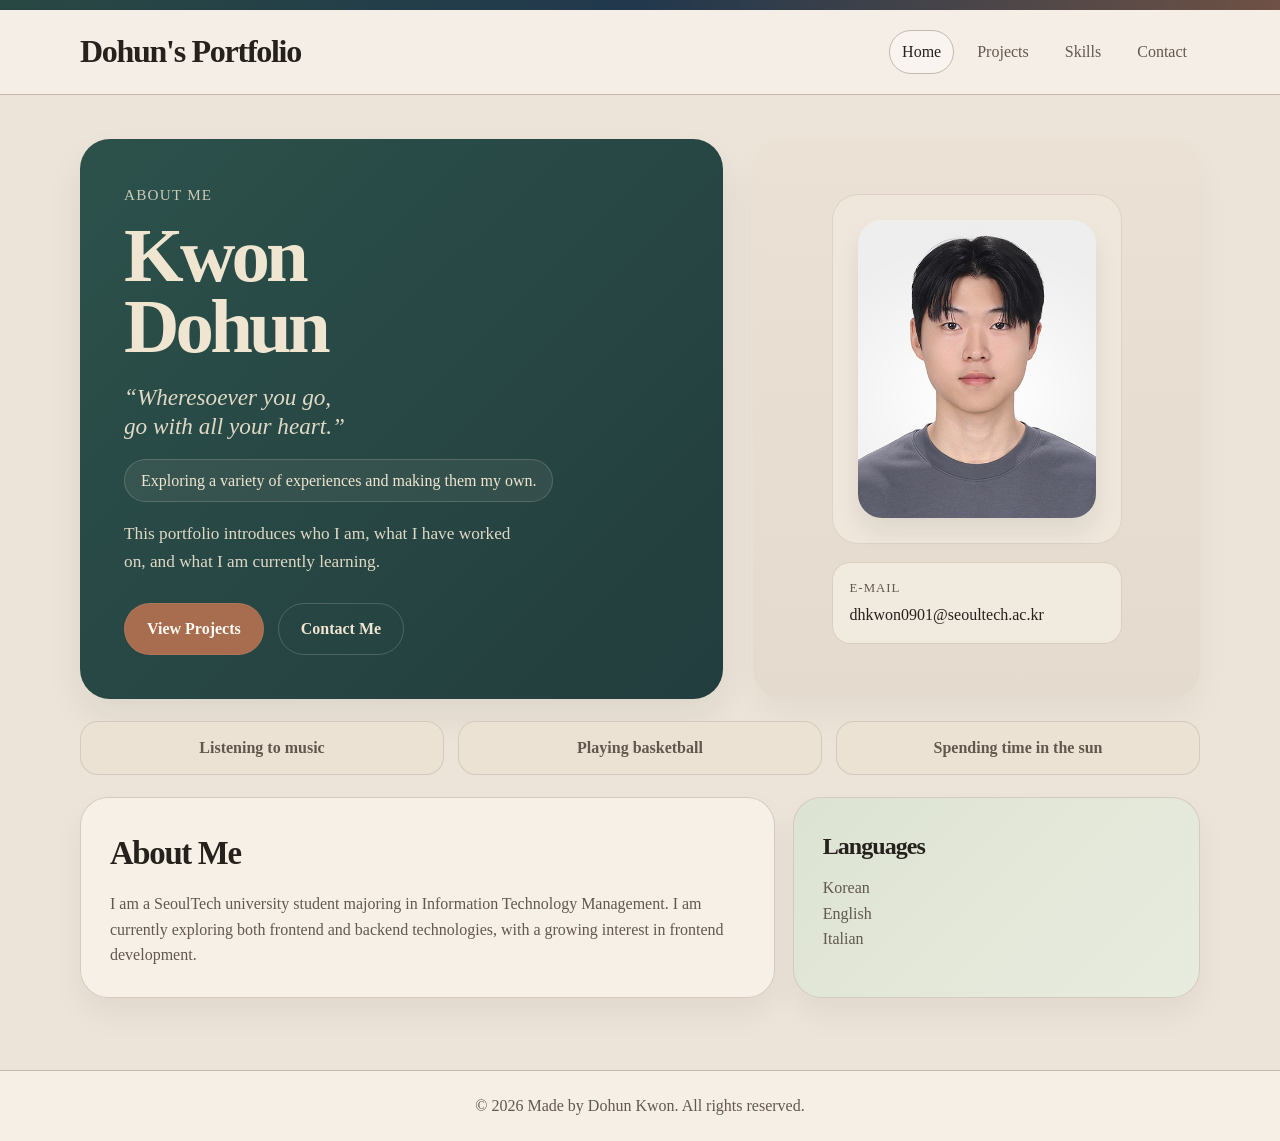
<file: index.html>
<!DOCTYPE html>
<html lang="en">
<head>
    <meta charset="UTF-8">
    <meta name="viewport" content="width=device-width, initial-scale=1.0">
    <title>Dohun Kwon | Home</title>
    <link rel="stylesheet" href="styles.css">
</head>
<body>
<header class="site-header">
    <div class="top-strip"></div>
    <div class="container nav-container">
        <h1 class="logo">Dohun's Portfolio</h1>
        <nav class="navbar">
            <a href="index.html" class="active">Home</a>
            <a href="projects.html">Projects</a>
            <a href="skills.html">Skills</a>
            <a href="contact.html">Contact</a>
        </nav>
    </div>
</header>

<main>
    <section class="hero container">
        <div class="hero-text">
            <p class="eyebrow">about me</p>

            <h2 class="hero-title">Kwon Dohun</h2>

            <p class="hero-quote">
                “Wheresoever you go, <br>go with all your heart.”
            </p>

            <p class="subtitle">Exploring a variety of experiences and making them my own.</p>

            <p class="hero-desc">
                This portfolio introduces who I am, what I have worked on, and what I am
                currently learning.
            </p>

            <div class="button-group">
                <a href="projects.html" class="btn">View Projects</a>
                <a href="contact.html" class="btn btn-outline">Contact Me</a>
            </div>
        </div>

        <div class="hero-visual">
            <div class="photo-frame">
                <img src="photo.jpg" alt="Dohun Kwon profile photo" class="profile-img">
            </div>

            <div class="visual-note">
                <p class="note-label">E-mail</p>
                <p>dhkwon0901@seoultech.ac.kr</p>
            </div>
        </div>
    </section>

    <section class="intro-band container">
        <div class="band-item">Listening to music</div>
        <div class="band-item">Playing basketball</div>
        <div class="band-item">Spending time in the sun</div>
    </section>

    <section class="about-grid container">
        <article class="about-main card">
            <h2>About Me</h2>
            <p>
                I am a SeoulTech university student majoring in Information Technology Management.
                I am currently exploring both frontend and backend technologies, with a growing interest in frontend development.
            </p>
        </article>

        <article class="about-side card accent-card">
            <h3>Languages</h3>
            <p>Korean<br>English<br>Italian</p>
        </article>
    </section>
</main>

<footer class="site-footer">
    <div class="container">
        <p>© 2026 Made by Dohun Kwon. All rights reserved.</p>
    </div>
</footer>
</body>
</html>
</file>
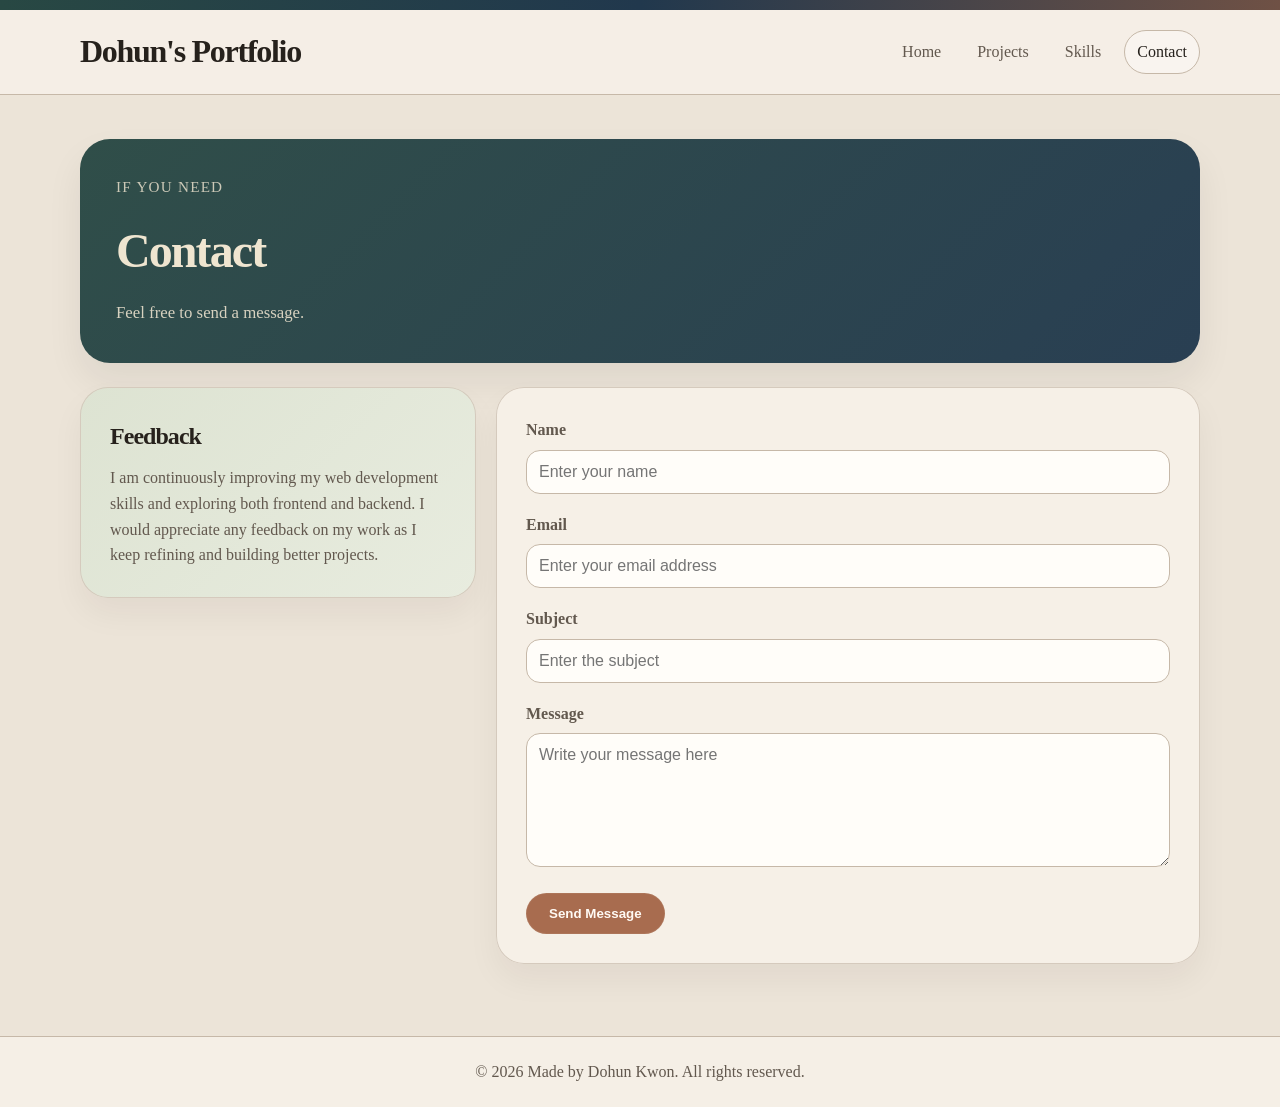
<file: contact.html>
<!DOCTYPE html>
<html lang="en">
<head>
    <meta charset="UTF-8">
    <meta name="viewport" content="width=device-width, initial-scale=1.0">
    <title>Dohun Kwon | Contact</title>
    <link rel="stylesheet" href="styles.css">
</head>
<body>
<header class="site-header">
    <div class="top-strip"></div>
    <div class="container nav-container">
        <h1 class="logo">Dohun's Portfolio</h1>
        <nav class="navbar">
            <a href="index.html">Home</a>
            <a href="projects.html">Projects</a>
            <a href="skills.html">Skills</a>
            <a href="contact.html" class="active">Contact</a>
        </nav>
    </div>
</header>

<main class="container page-main">
    <section class="page-hero">
        <p class="eyebrow">IF you need</p>
        <h2 class="page-title">Contact</h2>
        <p class="page-description">
            Feel free to send a message.
        </p>
    </section>

    <section class="contact-layout">
        <article class="contact-note card accent-card">
            <h3>Feedback</h3>
            <p>
                I am continuously improving my web development skills and exploring both frontend and backend.
                I would appreciate any feedback on my work as I keep refining and building better projects.
            </p>
        </article>

        <form class="contact-form card">
            <div class="form-group">
                <label for="name">Name</label>
                <input type="text" id="name" name="name" placeholder="Enter your name">
            </div>

            <div class="form-group">
                <label for="email">Email</label>
                <input type="email" id="email" name="email" placeholder="Enter your email address">
            </div>

            <div class="form-group">
                <label for="subject">Subject</label>
                <input type="text" id="subject" name="subject" placeholder="Enter the subject">
            </div>

            <div class="form-group">
                <label for="message">Message</label>
                <textarea id="message" name="message" rows="6" placeholder="Write your message here"></textarea>
            </div>

            <button type="submit" class="btn">Send Message</button>
        </form>
    </section>
</main>

<footer class="site-footer">
    <div class="container">
        <p>© 2026 Made by Dohun Kwon. All rights reserved.</p>
    </div>
</footer>
</body>
</html>
</file>
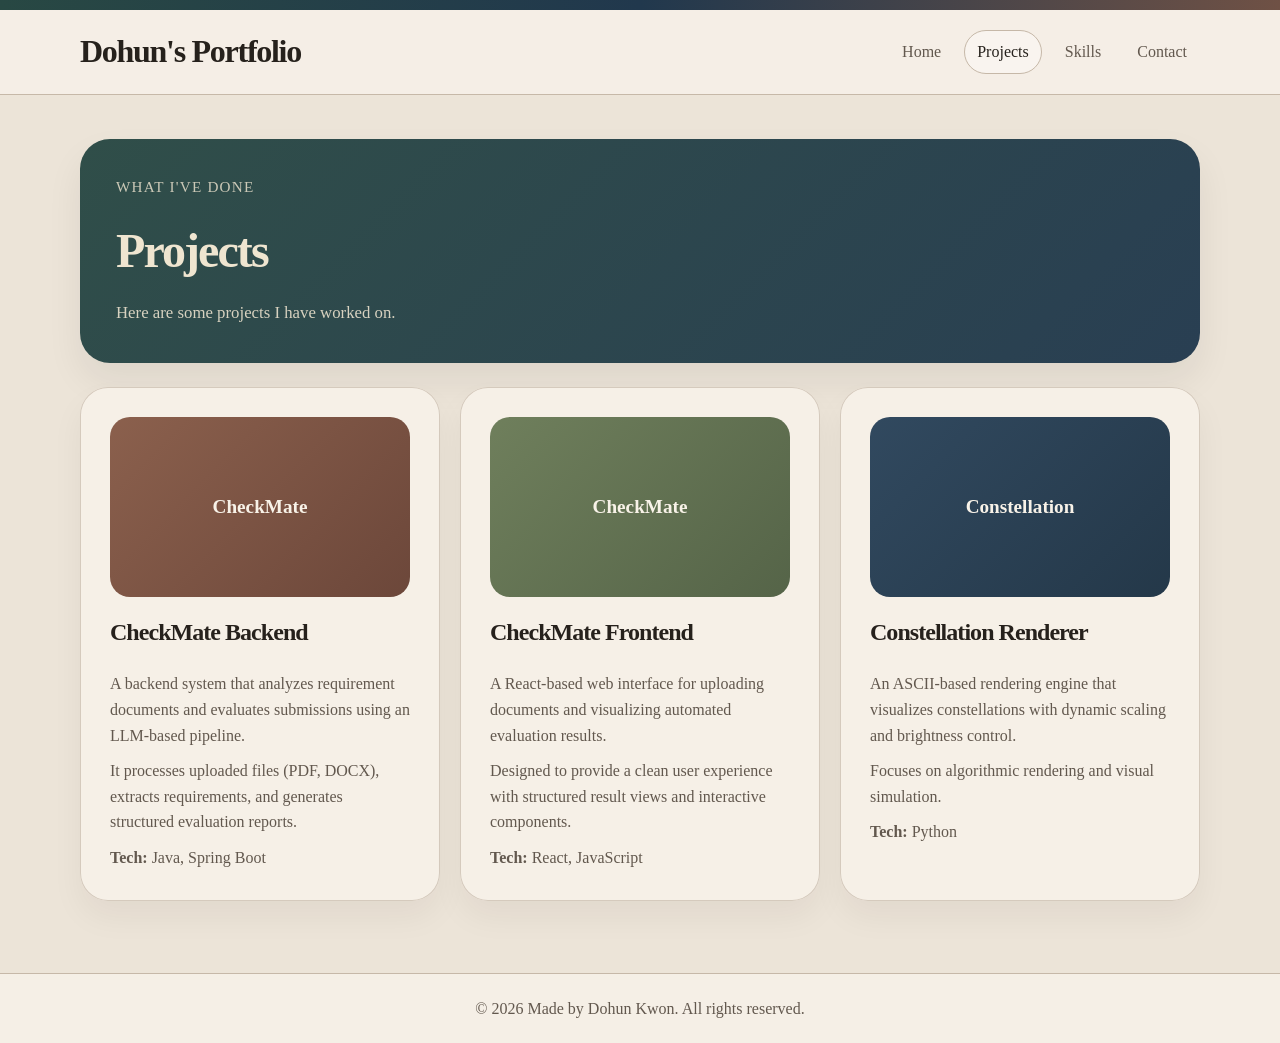
<file: projects.html>
<!DOCTYPE html>
<html lang="en">
<head>
    <meta charset="UTF-8">
    <meta name="viewport" content="width=device-width, initial-scale=1.0">
    <title>Dohun Kwon | Projects</title>
    <link rel="stylesheet" href="styles.css">
</head>
<body>
<header class="site-header">
    <div class="top-strip"></div>
    <div class="container nav-container">
        <h1 class="logo">Dohun's Portfolio</h1>
        <nav class="navbar">
            <a href="index.html">Home</a>
            <a href="projects.html" class="active">Projects</a>
            <a href="skills.html">Skills</a>
            <a href="contact.html">Contact</a>
        </nav>
    </div>
</header>

<main class="container page-main">
    <section class="page-hero">
        <p class="eyebrow">What I've done</p>
        <h2 class="page-title">Projects</h2>
        <p class="page-description">
            Here are some projects I have worked on.
        </p>
    </section>

    <section class="grid cards-grid">
        <article class="card project-card">
            <div class="project-image project-one">CheckMate</div>
            <h3>CheckMate Backend</h3>
            <p>A backend system that analyzes requirement documents and evaluates submissions using an LLM-based pipeline.</p>
            <p>It processes uploaded files (PDF, DOCX), extracts requirements, and generates structured evaluation reports.</p>
            <p><strong>Tech:</strong> Java, Spring Boot</p>
        </article>

        <article class="card project-card">
            <div class="project-image project-two">CheckMate</div>
            <h3>CheckMate Frontend</h3>
            <p>A React-based web interface for uploading documents and visualizing automated evaluation results.</p>
            <p>Designed to provide a clean user experience with structured result views and interactive components.</p>
            <p><strong>Tech:</strong> React, JavaScript</p>
        </article>

        <article class="card project-card">
            <div class="project-image project-three">Constellation</div>
            <h3>Constellation Renderer</h3>
            <p>An ASCII-based rendering engine that visualizes constellations with dynamic scaling and brightness control.</p>
            <p>Focuses on algorithmic rendering and visual simulation.</p>
            <p><strong>Tech:</strong> Python</p>
        </article>
    </section>
</main>

<footer class="site-footer">
    <div class="container">
        <p>© 2026 Made by Dohun Kwon. All rights reserved.</p>
    </div>
</footer>
</body>
</html>
</file>
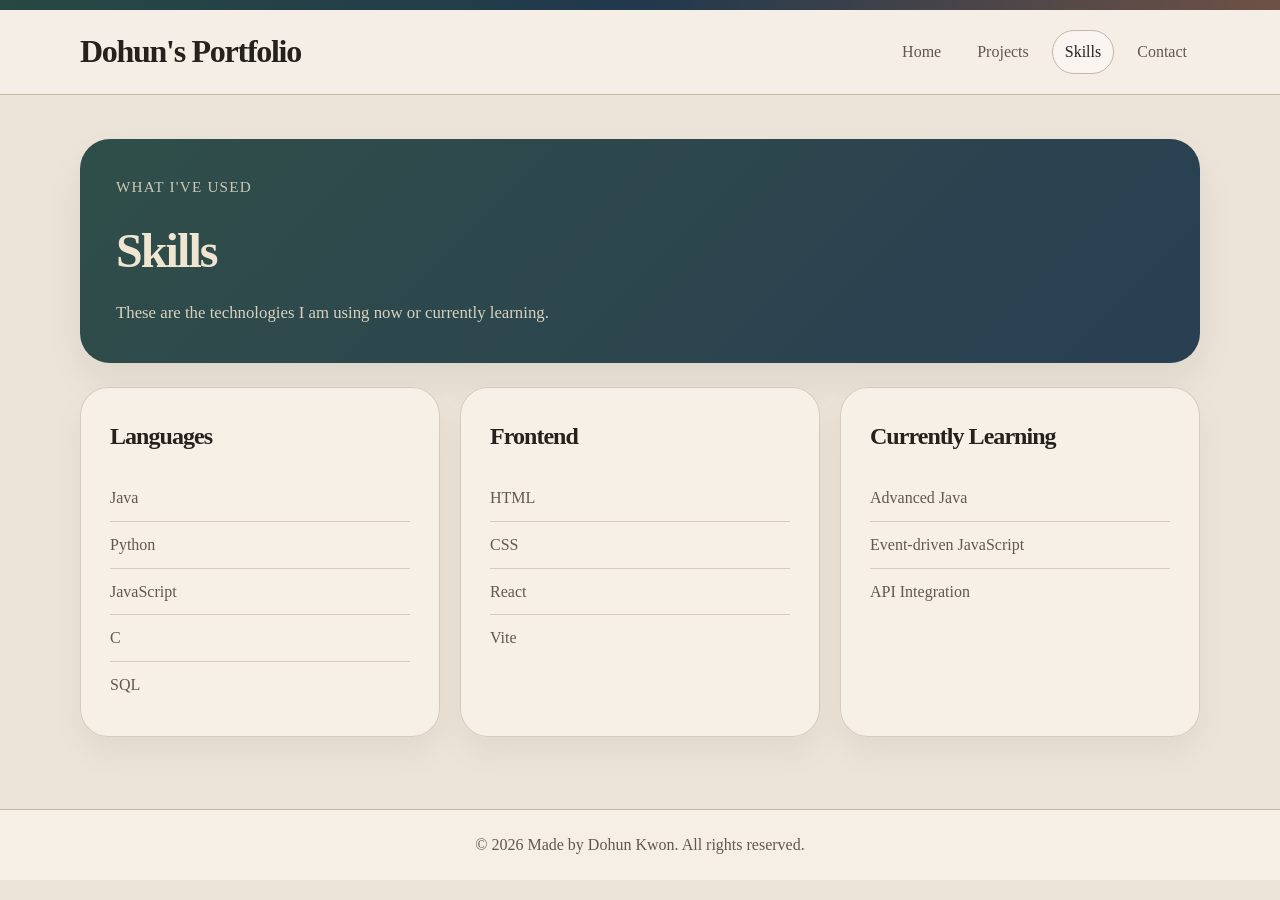
<file: skills.html>
<!DOCTYPE html>
<html lang="en">
<head>
    <meta charset="UTF-8">
    <meta name="viewport" content="width=device-width, initial-scale=1.0">
    <title>Dohun Kwon | Skills</title>
    <link rel="stylesheet" href="styles.css">
</head>
<body>
<header class="site-header">
    <div class="top-strip"></div>
    <div class="container nav-container">
        <h1 class="logo">Dohun's Portfolio</h1>
        <nav class="navbar">
            <a href="index.html">Home</a>
            <a href="projects.html">Projects</a>
            <a href="skills.html" class="active">Skills</a>
            <a href="contact.html">Contact</a>
        </nav>
    </div>
</header>

<main class="container page-main">
    <section class="page-hero">
        <p class="eyebrow">what i've used</p>
        <h2 class="page-title">Skills</h2>
        <p class="page-description">
            These are the technologies I am using now or currently learning.
        </p>
    </section>

    <section class="grid cards-grid">
        <article class="card skill-card">
            <h3>Languages</h3>
            <ul class="skill-list">
                <li>Java</li>
                <li>Python</li>
                <li>JavaScript</li>
                <li>C</li>
                <li>SQL</li>
            </ul>
        </article>

        <article class="card skill-card">
            <h3>Frontend</h3>
            <ul class="skill-list">
                <li>HTML</li>
                <li>CSS</li>
                <li>React</li>
                <li>Vite</li>

            </ul>
        </article>

        <article class="card skill-card">
            <h3>Currently Learning</h3>
            <ul class="skill-list">
                <li>Advanced Java</li>
                <li>Event-driven JavaScript</li>
                <li>API Integration</li>
            </ul>
        </article>
    </section>
</main>

<footer class="site-footer">
    <div class="container">
        <p>© 2026 Made by Dohun Kwon. All rights reserved.</p>
    </div>
</footer>
</body>
</html>
</file>
<file: styles.css>
/* ===========================
   전역 초기화 & CSS 변수
=========================== */

/* 모든 요소의 기본 여백·패딩 제거, box-sizing을 border-box로 통일 */
* {
    margin: 0;
    padding: 0;
    box-sizing: border-box;
}

/* 사이트 전체에서 쓰는 색상 팔레트를 변수로 정의
   → 나중에 테마 변경 시 여기만 수정하면 됨 */
:root {
    --bg: #ece4d8;          /* 페이지 전체 배경 (베이지) */
    --paper: #f6f0e7;       /* 카드 배경 (밝은 크림) */
    --paper-deep: #ebe2d4;  /* 카드 배경 어두운 버전 */
    --ink: #26211c;         /* 기본 텍스트 (거의 검정) */
    --sub: #62584e;         /* 서브 텍스트 (갈색 계열) */
    --line: #d5cabd;        /* 구분선 (연한 베이지) */
    --line-strong: #c6b8a8; /* 구분선 진한 버전 */
    --navy: #21384d;        /* 강조 네이비 */
    --teal: #284843;        /* 강조 틸 (청록) */
    --olive: #dfe4d4;       /* 올리브 연두 */
    --rust: #a86c4f;        /* 버튼 등 포인트 컬러 (러스트 브라운) */
    --sand: #efe5d0;        /* 어두운 배경 위 밝은 텍스트 색 */
}


/* ===========================
   기본 타이포그래피 & 링크
=========================== */

/* 세리프 폰트 사용, 베이지 배경, 줄간격 1.6 */
body {
    font-family: Georgia, "Times New Roman", serif;
    background: var(--bg);
    color: var(--ink);
    line-height: 1.6;
}

/* 링크 밑줄 제거, 색상 상속 */
a {
    text-decoration: none;
    color: inherit;
}

/* 이미지 블록 처리 + 부모 너비 초과 방지 */
img {
    display: block;
    max-width: 100%;
}


/* ===========================
   레이아웃 컨테이너
=========================== */

/* 최대 1120px, 좌우 auto로 가운데 정렬
   92%로 잡아서 모바일에서 좌우 여백 확보 */
.container {
    width: min(92%, 1120px);
    margin: 0 auto;
}


/* ===========================
   상단 컬러 스트립
=========================== */

/* 페이지 최상단 10px짜리 장식용 그라디언트 바 (틸 → 네이비 → 갈색) */
.top-strip {
    height: 10px;
    background: linear-gradient(90deg, var(--teal), var(--navy), #6f5145);
}


/* ===========================
   사이트 헤더 & 네비게이션
=========================== */

/* 헤더: 반투명 크림 배경 + 하단 구분선 */
.site-header {
    background: rgba(246, 240, 231, 0.94);
    border-bottom: 1px solid var(--line-strong);
}

/* 로고 + 네비 가로 배치, 세로 중앙 정렬 */
.nav-container {
    min-height: 84px;
    display: flex;
    justify-content: space-between;
    align-items: center;
    gap: 18px;
}

/* 로고 큰 글씨 + 자간 좁게 */
.logo {
    font-size: 2rem;
    letter-spacing: -0.04em;
}

/* 네비 링크들 가로 flex 배치 */
.navbar {
    display: flex;
    flex-wrap: wrap;
    gap: 10px;
}

/* 네비 링크: 기본은 투명 테두리, 호버/활성 시 테두리 + 반투명 배경 */
.navbar a {
    padding: 8px 12px;
    border-radius: 999px;    /* 완전한 pill 모양 */
    color: var(--sub);
    border: 1px solid transparent;
    transition: 0.2s ease;
}

.navbar a:hover,
.navbar a.active {
    color: var(--ink);
    border-color: var(--line-strong);
    background: rgba(255, 255, 255, 0.36);
}


/* ===========================
   메인 콘텐츠 영역
=========================== */

/* 상하 여백 */
main {
    padding: 44px 0 72px;
}


/* ===========================
   홈 히어로 섹션
=========================== */

/* 히어로: 텍스트(넓게) + 비주얼(좁게) 2열 그리드 */
.hero {
    display: grid;
    grid-template-columns: 1.18fr 0.82fr;
    gap: 30px;
    align-items: stretch;
    margin-bottom: 22px;
}

/* 히어로 왼쪽 텍스트 박스: 진한 청록 그라디언트 배경, 둥근 모서리 */
.hero-text {
    background: linear-gradient(135deg, #2c514b, #223d3d);
    color: var(--sand);
    padding: 44px;
    border-radius: 30px;
    box-shadow: 0 18px 36px rgba(31, 28, 24, 0.07);
    max-width: 700px;
    width: 100%;
    line-height: 1.6;
}

/* 소제목 위 작은 대문자 레이블 */
.eyebrow {
    font-size: 0.95rem;
    margin-bottom: 14px;
    text-transform: uppercase;
    letter-spacing: 0.08em;
    opacity: 0.82;
}

/* 메인 타이틀: 반응형 clamp로 화면 크기에 따라 3~5rem 사이 자동 조절,
   자간 좁게 줘서 임팩트 있는 느낌 */
.hero-title {
    max-width: 7ch;
    font-size: clamp(3rem, 6vw, 5rem);
    line-height: 0.92;
    letter-spacing: -0.05em;
    margin-bottom: 20px;
}

/* 이탤릭 인용구 스타일, 약간 투명도 적용 */
.hero-quote {
    max-width: 26ch;
    margin-bottom: 18px;
    font-size: 1.45rem;
    line-height: 1.25;
    color: rgba(239, 229, 208, 0.92);
    font-style: italic;
}

/* pill 형태의 태그/뱃지 스타일 */
.subtitle {
    display: inline-block;
    padding: 8px 16px;
    margin-bottom: 18px;
    border: 1px solid rgba(239, 229, 208, 0.18);
    border-radius: 999px;
    background: rgba(239, 229, 208, 0.07);
}

/* 히어로 설명 텍스트: 약간 투명한 모래색 */
.hero-desc {
    max-width: 46ch;
    font-size: 1.08rem;
    color: rgba(239, 229, 208, 0.92);
}

/* CTA 버튼 그룹: 가로 flex + 줄바꿈 허용 */
.button-group {
    margin-top: 28px;
    display: flex;
    gap: 14px;
    flex-wrap: wrap;
}

/* 기본 버튼: 러스트 색상 pill 모양, 호버 시 살짝 위로 이동 */
.btn {
    display: inline-block;
    padding: 12px 22px;
    border-radius: 999px;
    background: var(--rust);
    color: #fffaf4;
    font-weight: 700;
    border: 1px solid rgba(255, 255, 255, 0.06);
    transition: 0.2s ease;
}

.btn:hover {
    transform: translateY(-2px);
    filter: brightness(0.97);
}

/* 아웃라인 버튼: 배경 없이 테두리만, 호버 시 연한 배경 */
.btn-outline {
    background: transparent;
    color: var(--sand);
    border: 1px solid rgba(239, 229, 208, 0.20);
}

.btn-outline:hover {
    background: rgba(239, 229, 208, 0.08);
}


/* ===========================
   히어로 오른쪽 비주얼 영역
=========================== */

/* 프로필 사진 + 메모 카드가 들어가는 컨테이너
   세로 flex, 연한 베이지 그라디언트 배경 */
.hero-visual {
    display: flex;
    flex-direction: column;
    justify-content: center;
    gap: 18px;
    padding: 34px;
    border-radius: 30px;
    background: linear-gradient(180deg, #ebe2d5, #e4dacd);
    box-shadow: 0 18px 36px rgba(31, 28, 24, 0.04);
}

/* 사진 액자: 안쪽 패딩 + inset 그림자로 테두리 느낌 */
.photo-frame {
    width: 100%;
    max-width: 290px;
    margin: 0 auto;
    padding: 26px;
    border-radius: 26px;
    background: #efe7db;
    box-shadow: inset 0 0 0 1px rgba(198, 184, 168, 0.45);
}

/* 프로필 이미지: 4:5 비율 유지, object-fit으로 크롭 */
.profile-img {
    width: 100%;
    aspect-ratio: 4 / 5;
    object-fit: cover;
    border-radius: 24px;
    box-shadow: 0 14px 24px rgba(31, 28, 24, 0.08);
}

/* 사진 아래 메모 카드: 반투명 흰색 계열 배경 */
.visual-note {
    width: 100%;
    max-width: 290px;
    margin: 0 auto;
    padding: 16px 18px;
    border-radius: 18px;
    background: rgba(246, 240, 231, 0.72);
    box-shadow: inset 0 0 0 1px rgba(198, 184, 168, 0.55);
}

/* 메모 카드 위 작은 레이블 */
.note-label {
    font-size: 0.8rem;
    text-transform: uppercase;
    letter-spacing: 0.08em;
    color: var(--sub);
    margin-bottom: 4px;
}


/* ===========================
   소개 밴드 (3열 통계/키워드 바)
=========================== */

/* 3열 균등 그리드, 히어로 아래에 위치 */
.intro-band {
    display: grid;
    grid-template-columns: repeat(3, 1fr);
    gap: 14px;
    margin-bottom: 22px;
}

/* 각 항목: 중앙 정렬 + 진한 크림 배경 + inset 테두리 */
.band-item {
    padding: 14px;
    text-align: center;
    font-weight: 700;
    border-radius: 18px;
    background: var(--paper-deep);
    color: var(--sub);
    box-shadow: inset 0 0 0 1px var(--line);
}


/* ===========================
   About 섹션 카드 그리드
=========================== */

/* 왼쪽(넓은 텍스트 카드) + 오른쪽(좁은 강조 카드) 2열 */
.about-grid {
    display: grid;
    grid-template-columns: 1.45fr 0.85fr;
    gap: 18px;
}

/* 공통 카드: 크림 배경, 둥근 모서리, inset 테두리 + 드롭 섀도우 */
.card {
    background: var(--paper);
    padding: 30px;
    border-radius: 28px;
    box-shadow: inset 0 0 0 1px var(--line), 0 16px 32px rgba(31, 28, 24, 0.05);
}

/* 카드/페이지 제목 공통: 자간 좁게 */
.card h2,
.card h3,
.page-title {
    letter-spacing: -0.04em;
}

.card h2 {
    font-size: 2.05rem;
    margin-bottom: 12px;
}

.card h3 {
    font-size: 1.5rem;
    margin-bottom: 10px;
}

/* 카드 내 본문 텍스트는 서브 색상 */
.card p,
.page-description,
.skill-list li,
.form-group label {
    color: var(--sub);
}

/* 강조 카드: 올리브 그린 계열 그라디언트 배경 */
.accent-card {
    background: linear-gradient(135deg, #dde3d2, #e8ecdf);
}


/* ===========================
   공통 페이지 (Projects, Skills 등)
=========================== */

/* 최소 높이 70vh로 콘텐츠 없어도 페이지 꽉 차 보이게 */
.page-main {
    min-height: 70vh;
}

/* 페이지 상단 히어로 배너: 짙은 틸+네이비 그라디언트, 둥근 모서리 */
.page-hero {
    padding: 36px;
    border-radius: 30px;
    margin-bottom: 24px;
    background: linear-gradient(135deg, rgba(40, 72, 67, 0.96), rgba(33, 56, 77, 0.96));
    color: var(--sand);
    box-shadow: 0 18px 36px rgba(31, 28, 24, 0.07);
}

/* 페이지 제목 크게 */
.page-title {
    font-size: 3rem;
    margin-bottom: 10px;
}

/* 페이지 설명 텍스트: 약간 투명하게 */
.page-description {
    max-width: 760px;
    color: rgba(239, 229, 208, 0.88);
    font-size: 1.05rem;
}

/* 범용 그리드 컨테이너 */
.grid {
    display: grid;
    gap: 20px;
}

/* 3열 카드 그리드 */
.cards-grid {
    grid-template-columns: repeat(3, 1fr);
}

/* 프로젝트/스킬 카드: flex 세로 배치 */
.project-card,
.skill-card {
    display: flex;
    flex-direction: column;
    gap: 10px;
}

/* 프로젝트 카드 상단 이미지 영역: 고정 높이, 둥근 모서리, 텍스트 중앙 */
.project-image {
    height: 180px;
    border-radius: 20px;
    display: flex;
    align-items: center;
    justify-content: center;
    font-size: 1.2rem;
    font-weight: 700;
    margin-bottom: 6px;
    color: #f8f2e8;
}

/* 프로젝트 카드 색상 테마 (각각 다른 그라디언트) */
.project-one   { background: linear-gradient(135deg, #8b604d, #6c473a); } /* 브라운 러스트 */
.project-two   { background: linear-gradient(135deg, #6f7f5c, #556448); } /* 올리브 그린 */
.project-three { background: linear-gradient(135deg, #31495f, #243849); } /* 딥 네이비 */

/* 스킬 목록: 구분선으로 항목 분리, 마지막은 구분선 없음 */
.skill-list {
    list-style: none;
}

.skill-list li {
    padding: 10px 0;
    border-bottom: 1px solid var(--line);
}

.skill-list li:last-child {
    border-bottom: none;
}


/* ===========================
   Contact 페이지
=========================== */

/* 왼쪽 좁은 정보 + 오른쪽 넓은 폼 2열 레이아웃 */
.contact-layout {
    display: grid;
    grid-template-columns: 0.72fr 1.28fr;
    gap: 20px;
    align-items: start;
}

/* 폼 그룹: 라벨 + 인풋 묶음, 아래 여백 */
.form-group {
    margin-bottom: 18px;
}

.form-group label {
    display: block;
    margin-bottom: 7px;
    font-weight: 700;
}

/* 인풋/텍스트에어리어: 둥근 모서리, 연한 크림 배경, 포커스 시 테두리 진해짐 */
.form-group input,
.form-group textarea {
    width: 100%;
    padding: 12px;
    border: 1px solid var(--line-strong);
    border-radius: 14px;
    font-size: 1rem;
    font-family: Arial, Helvetica, sans-serif;
    background: #fffdf9;
    color: var(--ink);
}

.form-group input:focus,
.form-group textarea:focus {
    outline: none;
    border-color: #a59685;
}


/* ===========================
   사이트 푸터
=========================== */

/* 상단 구분선, 반투명 크림 배경, 텍스트 중앙 정렬 */
.site-footer {
    border-top: 1px solid var(--line-strong);
    background: rgba(246, 240, 231, 0.95);
    text-align: center;
    padding: 22px 0;
    color: var(--sub);
}


/* ===========================
   반응형 (태블릿 이하: 768px)
=========================== */

@media (max-width: 768px) {
    /* 2열 그리드 전부 1열로 변환 */
    .hero,
    .about-grid,
    .contact-layout,
    .cards-grid {
        grid-template-columns: 1fr;
    }

    /* 패딩 줄이기 */
    .hero-text,
    .hero-visual,
    .page-hero,
    .card {
        padding: 28px;
    }

    /* 타이틀 max-width 해제 (좁은 화면에서 잘리지 않게) */
    .hero-title {
        max-width: none;
    }

    .hero-quote,
    .hero-desc {
        max-width: none;
    }

    /* 페이지 타이틀 크기 축소 */
    .page-title {
        font-size: 2.4rem;
    }

    /* 네비: 세로 쌓기 + 중앙 정렬 */
    .nav-container {
        flex-direction: column;
        padding: 16px 0;
    }

    .navbar {
        justify-content: center;
    }

    /* 히어로 타이틀 크기 축소 */
    .hero-title {
        font-size: 2.7rem;
    }

    .hero-quote {
        font-size: 1.2rem;
    }
}


/* ===========================
   반응형 (모바일: 480px 이하)
=========================== */

@media (max-width: 480px) {
    /* 소개 밴드 3열 → 1열 세로 쌓기 */
    .intro-band {
        grid-template-columns: 1fr;
    }
}
</file>
